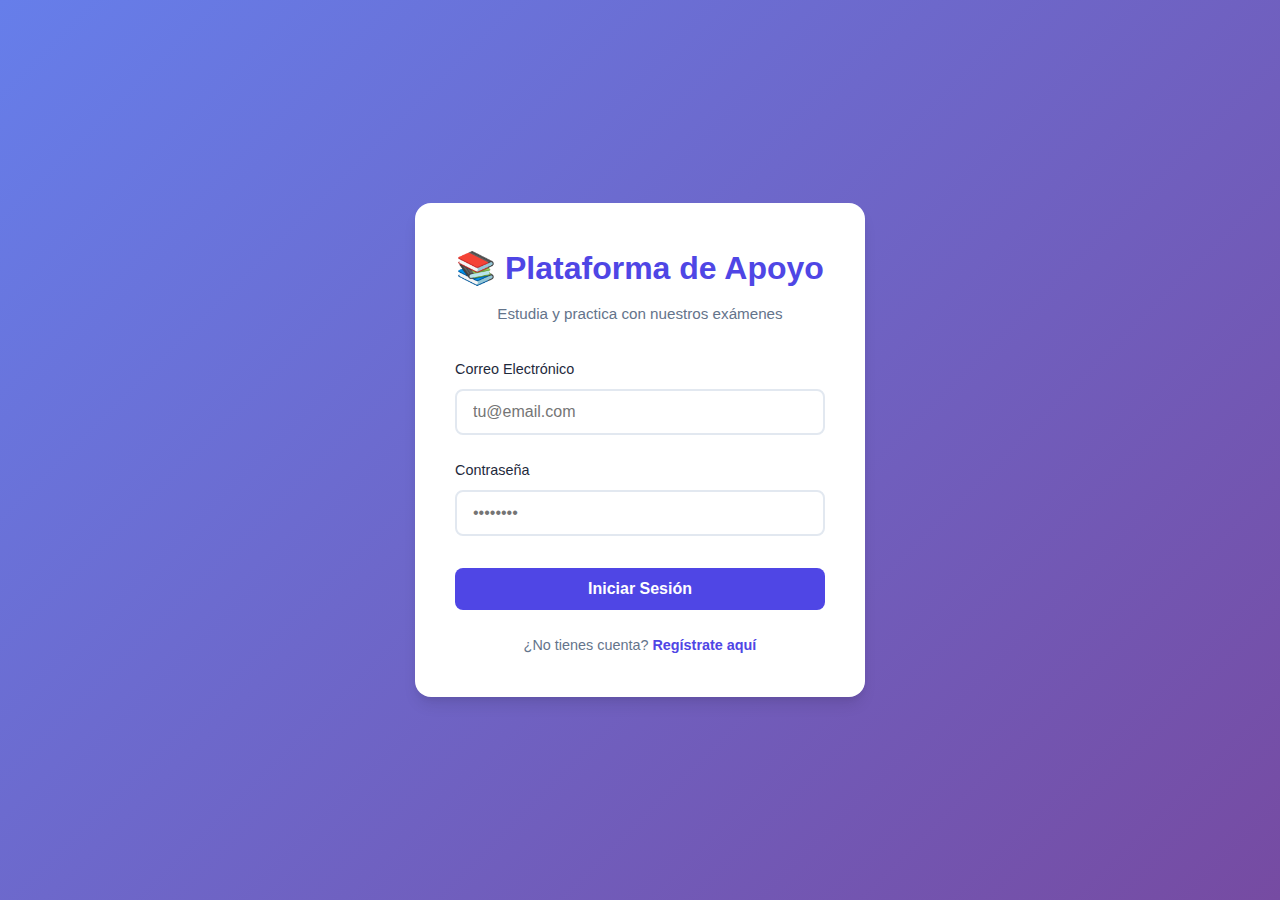
<file: index.html>
<!DOCTYPE html>
<html lang="es">
<head>
    <meta charset="UTF-8">
    <meta name="viewport" content="width=device-width, initial-scale=1.0, maximum-scale=5.0, user-scalable=yes">
    <title>Plataforma de Apoyo - Inicio de Sesión</title>
    <link rel="stylesheet" href="css/style.css">
</head>
<body>
    <div class="container">
        <div class="login-card">
            <div class="logo">
                <h1>📚 Plataforma de Apoyo</h1>
                <p>Estudia y practica con nuestros exámenes</p>
            </div>
            
            <form id="loginForm" class="form">
                <div class="form-group">
                    <label for="email">Correo Electrónico</label>
                    <input type="email" id="email" name="email" required placeholder="tu@email.com">
                </div>
                
                <div class="form-group" id="nombreGroup" style="display: none;">
                    <label for="nombre">Nombre (Opcional)</label>
                    <input type="text" id="nombre" name="nombre" placeholder="Tu nombre">
                </div>
                
                <div class="form-group" id="apellidoGroup" style="display: none;">
                    <label for="apellido">Apellido (Opcional)</label>
                    <input type="text" id="apellido" name="apellido" placeholder="Tu apellido">
                </div>
                
                <div class="form-group">
                    <label for="password">Contraseña</label>
                    <input type="password" id="password" name="password" required placeholder="••••••••">
                </div>
                
                <button type="submit" class="btn btn-primary">Iniciar Sesión</button>
                
                <div id="errorMessage" class="error-message" style="display: none;"></div>
            </form>
            
            <div class="register-link">
                <p>¿No tienes cuenta? <a href="#" id="registerLink">Regístrate aquí</a></p>
            </div>
        </div>
    </div>
    
    <script type="module" src="js/aut.js"></script>
</body>
</html>
</file>
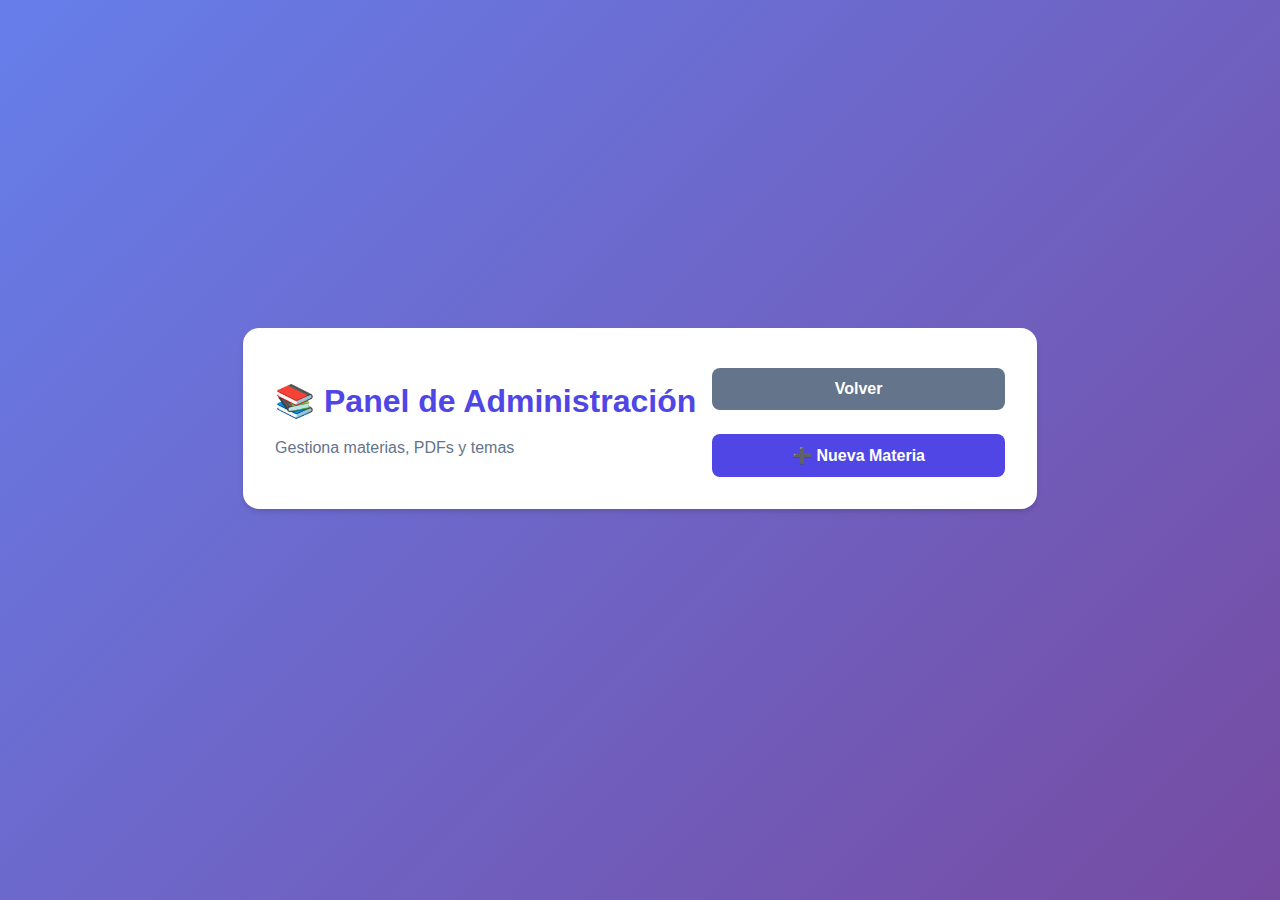
<file: admin.html>
<!DOCTYPE html>
<html lang="es">
<head>
    <meta charset="UTF-8">
    <meta name="viewport" content="width=device-width, initial-scale=1.0, maximum-scale=5.0, user-scalable=yes">
    <title>Panel de Administración - Plataforma de Apoyo</title>
    <link rel="stylesheet" href="css/style.css">
    <style>
        .admin-container {
            max-width: 1400px;
            margin: 0 auto;
            padding: 2rem;
        }
        
        .admin-header {
            background: var(--card-bg);
            border-radius: 1rem;
            padding: 2rem;
            margin-bottom: 2rem;
            box-shadow: var(--shadow);
            display: flex;
            justify-content: space-between;
            align-items: center;
            flex-wrap: wrap;
            gap: 1rem;
        }
        
        .admin-header h1 {
            margin: 0;
            color: var(--primary-color);
        }
        
        .admin-actions {
            display: flex;
            gap: 1rem;
            flex-wrap: wrap;
        }
        
        .materias-list {
            display: grid;
            grid-template-columns: repeat(auto-fill, minmax(300px, 1fr));
            gap: 1.5rem;
            margin-bottom: 2rem;
        }
        
        .materia-admin-card {
            background: var(--card-bg);
            border-radius: 1rem;
            padding: 1.5rem;
            box-shadow: var(--shadow);
            border: 2px solid var(--border-color);
            transition: all 0.3s ease;
        }
        
        .materia-admin-card:hover {
            transform: translateY(-4px);
            box-shadow: var(--shadow-lg);
            border-color: var(--primary-color);
        }
        
        .materia-admin-card h3 {
            margin: 0 0 0.5rem 0;
            color: var(--text-primary);
        }
        
        .materia-admin-card p {
            margin: 0.5rem 0;
            color: var(--text-secondary);
            font-size: 0.9rem;
        }
        
        .materia-actions {
            display: flex;
            gap: 0.5rem;
            margin-top: 1rem;
            flex-wrap: wrap;
        }
        
        .btn-small {
            padding: 0.5rem 1rem;
            font-size: 0.9rem;
        }
        
        .modal {
            display: none;
            position: fixed;
            top: 0;
            left: 0;
            width: 100%;
            height: 100%;
            background: rgba(0, 0, 0, 0.7);
            z-index: 2000;
            align-items: center;
            justify-content: center;
            padding: 1rem;
            overflow-y: auto;
        }
        
        .modal.active {
            display: flex;
        }
        
        .modal-content {
            background: white;
            border-radius: 1rem;
            padding: 2rem;
            max-width: 800px;
            width: 100%;
            max-height: 90vh;
            overflow-y: auto;
            box-shadow: 0 10px 25px rgba(0, 0, 0, 0.3);
            position: relative;
        }
        
        .modal-header {
            display: flex;
            justify-content: space-between;
            align-items: center;
            margin-bottom: 1.5rem;
            padding-bottom: 1rem;
            border-bottom: 2px solid var(--border-color);
        }
        
        .modal-header h2 {
            margin: 0;
            color: var(--primary-color);
        }
        
        .close-modal {
            background: none;
            border: none;
            font-size: 1.5rem;
            cursor: pointer;
            color: var(--text-secondary);
            padding: 0;
            width: 30px;
            height: 30px;
            display: flex;
            align-items: center;
            justify-content: center;
            border-radius: 50%;
            transition: all 0.2s;
        }
        
        .close-modal:hover {
            background: var(--bg-color);
            color: var(--text-primary);
        }
        
        .form-group {
            margin-bottom: 1.5rem;
        }
        
        .form-group label {
            display: block;
            margin-bottom: 0.5rem;
            color: var(--text-primary);
            font-weight: 500;
        }
        
        .form-group input,
        .form-group textarea {
            width: 100%;
            padding: 0.75rem;
            border: 2px solid var(--border-color);
            border-radius: 0.5rem;
            font-size: 1rem;
            font-family: inherit;
        }
        
        .form-group input:focus,
        .form-group textarea:focus {
            outline: none;
            border-color: var(--primary-color);
        }
        
        .temas-config {
            margin-top: 2rem;
        }
        
        .tema-item {
            background: var(--bg-color);
            padding: 1rem;
            border-radius: 0.5rem;
            margin-bottom: 1rem;
            border: 2px solid var(--border-color);
        }
        
        .tema-item-header {
            display: flex;
            justify-content: space-between;
            align-items: center;
            margin-bottom: 0.5rem;
        }
        
        .tema-item-header h4 {
            margin: 0;
            color: var(--text-primary);
        }
        
        .remove-tema {
            background: var(--danger-color);
            color: white;
            border: none;
            padding: 0.25rem 0.75rem;
            border-radius: 0.25rem;
            cursor: pointer;
            font-size: 0.8rem;
        }
        
        .tema-fields {
            display: grid;
            grid-template-columns: 2fr 1fr 1fr;
            gap: 1rem;
        }
        
        .tema-fields .form-group[style*="grid-column"] {
            grid-column: 1 / -1;
        }
        
        .add-tema-btn {
            width: 100%;
            margin-top: 1rem;
        }
        
        .pdf-upload-area {
            border: 2px dashed var(--border-color);
            border-radius: 0.5rem;
            padding: 2rem;
            text-align: center;
            cursor: pointer;
            transition: all 0.3s;
            background: var(--bg-color);
        }
        
        .pdf-upload-area:hover {
            border-color: var(--primary-color);
            background: rgba(79, 70, 229, 0.05);
        }
        
        .pdf-upload-area.dragover {
            border-color: var(--primary-color);
            background: rgba(79, 70, 229, 0.1);
        }
        
        .pdf-upload-area input[type="file"] {
            display: none;
        }
        
        .pdf-preview {
            margin-top: 1rem;
            padding: 1rem;
            background: white;
            border-radius: 0.5rem;
            border: 1px solid var(--border-color);
        }
        
        .pdf-preview-name {
            font-weight: 600;
            color: var(--text-primary);
        }
        
        .empty-state {
            text-align: center;
            padding: 3rem;
            color: var(--text-secondary);
        }
        
        .empty-state-icon {
            font-size: 4rem;
            margin-bottom: 1rem;
        }
    </style>
</head>
<body>
    <div class="container">
        <div class="admin-container">
            <div class="admin-header">
                <div>
                    <h1>📚 Panel de Administración</h1>
                    <p style="margin: 0.5rem 0 0 0; color: var(--text-secondary);">Gestiona materias, PDFs y temas</p>
                </div>
                <div class="admin-actions">
                    <button id="backBtn" class="btn btn-secondary">Volver</button>
                    <button id="newMateriaBtn" class="btn btn-primary">➕ Nueva Materia</button>
                </div>
            </div>
            
            <div id="materiasList" class="materias-list">
                <!-- Las materias se cargarán dinámicamente -->
            </div>
        </div>
    </div>
    
    <!-- Modal para crear/editar materia -->
    <div id="materiaModal" class="modal">
        <div class="modal-content">
            <div class="modal-header">
                <h2 id="modalTitle">Nueva Materia</h2>
                <button class="close-modal" id="closeModal">&times;</button>
            </div>
            
            <form id="materiaForm">
                <input type="hidden" id="materiaId" />
                
                <div class="form-group">
                    <label for="materiaNombre">Nombre de la Materia *</label>
                    <input type="text" id="materiaNombre" required placeholder="Ej: Álgebra, Cómputo, etc.">
                </div>
                
                <div class="form-group">
                    <label for="materiaDescripcion">Descripción (opcional)</label>
                    <textarea id="materiaDescripcion" rows="3" placeholder="Breve descripción de la materia"></textarea>
                </div>
                
                <div class="form-group">
                    <label>PDF de Apoyo *</label>
                    <div class="pdf-upload-area" id="pdfUploadArea">
                        <input type="file" id="pdfFile" accept=".pdf" required>
                        <div>
                            <p style="margin: 0.5rem 0; font-size: 3rem;">📄</p>
                            <p style="margin: 0.5rem 0; font-weight: 600;">Arrastra el PDF aquí o haz clic para seleccionar</p>
                            <p style="margin: 0.5rem 0; color: var(--text-secondary); font-size: 0.9rem;">Solo archivos PDF</p>
                        </div>
                    </div>
                    <div id="pdfPreview" class="pdf-preview" style="display: none;">
                        <div class="pdf-preview-name" id="pdfPreviewName"></div>
                    </div>
                </div>
                
                <div class="temas-config">
                    <h3 style="margin-bottom: 1rem;">Temas de la Materia</h3>
                    <div id="temasList">
                        <!-- Los temas se agregarán dinámicamente -->
                    </div>
                    <button type="button" class="btn btn-secondary add-tema-btn" id="addTemaBtn">➕ Agregar Tema</button>
                </div>
                
                <div style="display: flex; gap: 1rem; margin-top: 2rem;">
                    <button type="button" class="btn btn-secondary" id="cancelBtn" style="flex: 1;">Cancelar</button>
                    <button type="submit" class="btn btn-primary" id="saveBtn" style="flex: 1;">Guardar Materia</button>
                </div>
            </form>
        </div>
    </div>
    
    <script type="module" src="js/admin.js"></script>
</body>
</html>
</file>
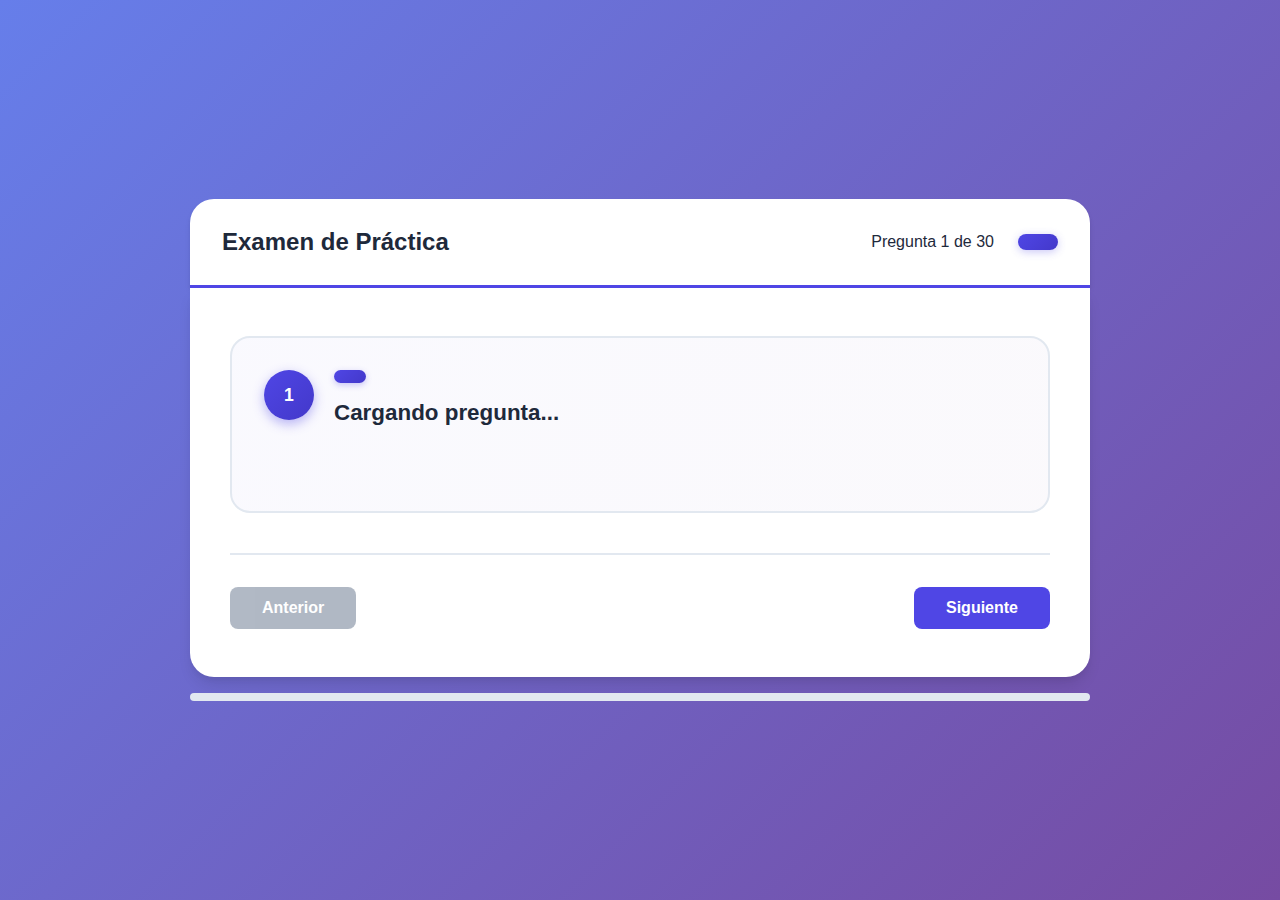
<file: examen.html>
<!DOCTYPE html>
<html lang="es">
<head>
    <meta charset="UTF-8">
    <meta name="viewport" content="width=device-width, initial-scale=1.0, maximum-scale=5.0, user-scalable=yes">
    <title>Examen - Plataforma de Apoyo</title>
    <link rel="stylesheet" href="css/style.css">
</head>
<body>
    <div class="container">
        <div class="exam-wrapper">
            <div class="exam-header">
                <h2>Examen de Práctica</h2>
                <div class="exam-info">
                    <span>Pregunta <span id="currentQuestion">1</span> de <span id="totalQuestions">30</span></span>
                    <span class="materias-badge" id="materiasBadge"></span>
                </div>
            </div>
            
            <div class="exam-card">
                <div class="question-container">
                    <div class="question-header">
                        <span class="question-number" id="questionNumber">1</span>
                        <div class="question-info">
                            <span class="question-topic" id="questionTopic"></span>
                            <h3 id="questionText">Cargando pregunta...</h3>
                        </div>
                    </div>
                    
                    <div class="options-container" id="optionsContainer">
                        <!-- Las opciones se cargarán dinámicamente -->
                    </div>
                </div>
                
                <div class="exam-navigation">
                    <button id="prevBtn" class="btn btn-secondary" disabled>Anterior</button>
                    <button id="nextBtn" class="btn btn-primary">Siguiente</button>
                    <button id="finishBtn" class="btn btn-success" style="display: none;">Finalizar Examen</button>
                </div>
            </div>
            
            <div class="progress-bar">
                <div class="progress-fill" id="progressFill"></div>
            </div>
        </div>
    </div>
    
    <script type="module" src="js/examen.js"></script>
</body>
</html>
</file>
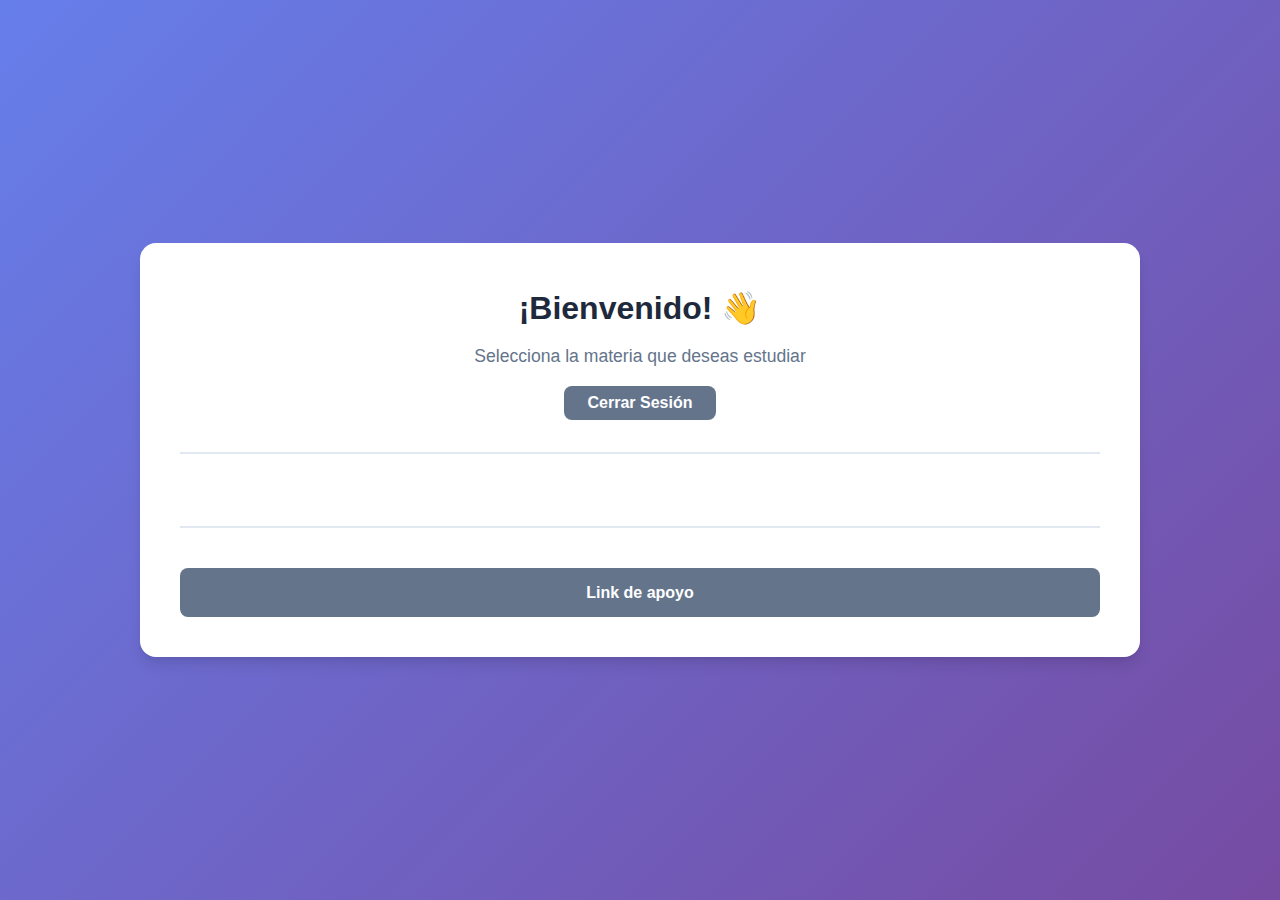
<file: materias.html>
<!DOCTYPE html>
<html lang="es">
<head>
    <meta charset="UTF-8">
    <meta name="viewport" content="width=device-width, initial-scale=1.0, maximum-scale=5.0, user-scalable=yes">
    <title>Selección de Materias - Plataforma de Apoyo</title>
    <link rel="stylesheet" href="css/style.css">
</head>
<body>
    <div class="container">
        <div class="welcome-card">
            <div class="welcome-header">
                <h1>¡Bienvenido<span id="userName"></span>! 👋</h1>
                <p>Selecciona la materia que deseas estudiar</p>
                <div style="display: flex; gap: 1rem; flex-wrap: wrap; justify-content: center;">
                    <button id="adminBtn" class="btn btn-primary" style="display: none;">⚙️ Administración</button>
                    <button id="logoutBtn" class="btn btn-secondary">Cerrar Sesión</button>
                </div>
            </div>
            
            <div class="materias-grid" id="materiasGrid">
                <!-- Las materias se cargarán dinámicamente -->
            </div>
            
            <div class="support-link-container" style="margin-top: 2rem; text-align: center;">
                <a href="https://quierosertelefonista.wordpress.com/" target="_blank" rel="noopener noreferrer" class="btn btn-secondary" style="text-decoration: none; display: inline-block;">
                    Link de apoyo
                </a>
            </div>
        </div>
    </div>
    
    <script type="module" src="js/materias.js"></script>
</body>
</html>
</file>
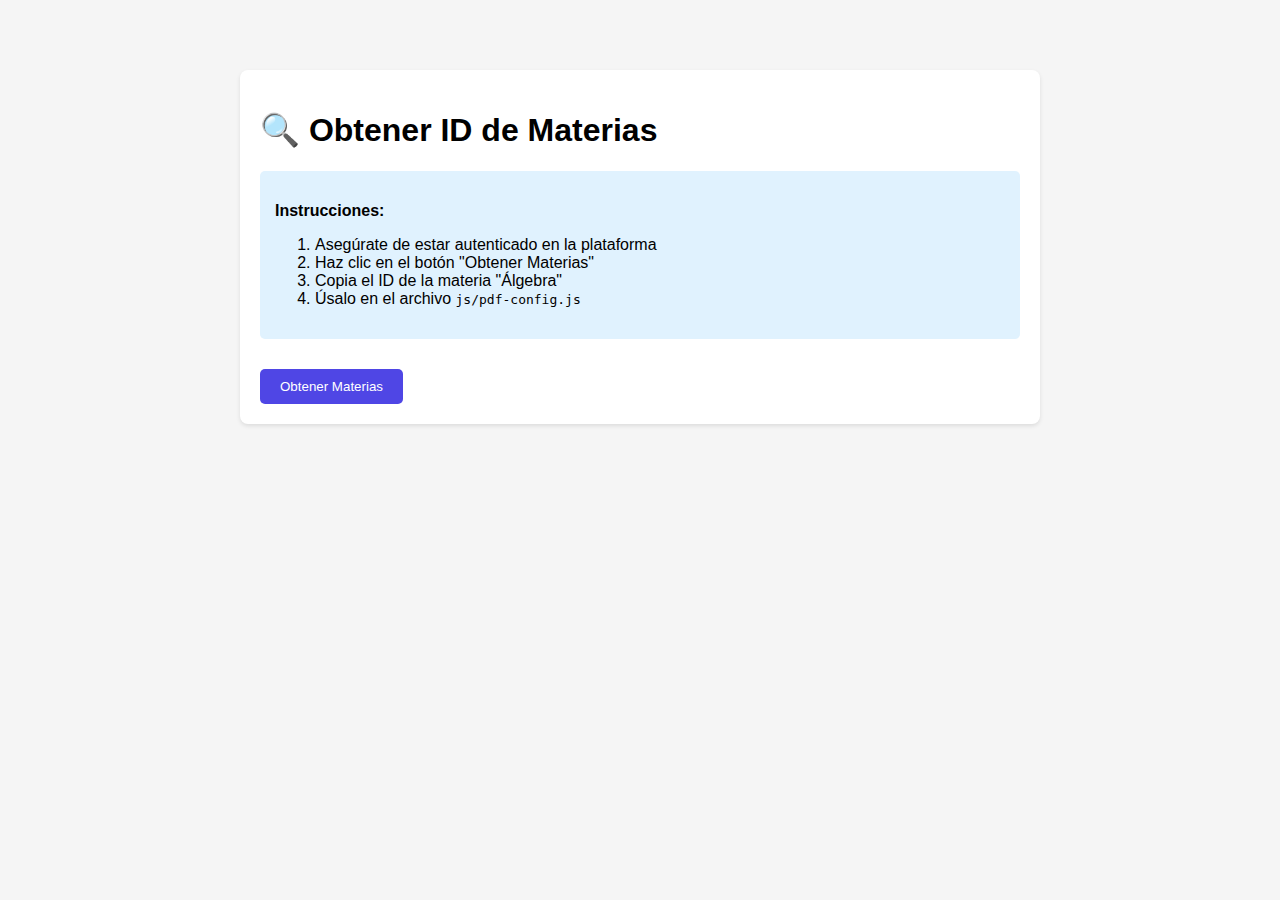
<file: obtener-id-materia.html>
<!DOCTYPE html>
<html lang="es">
<head>
    <meta charset="UTF-8">
    <meta name="viewport" content="width=device-width, initial-scale=1.0">
    <title>Obtener ID de Materias</title>
    <style>
        body {
            font-family: Arial, sans-serif;
            max-width: 800px;
            margin: 50px auto;
            padding: 20px;
            background: #f5f5f5;
        }
        .card {
            background: white;
            padding: 20px;
            border-radius: 8px;
            box-shadow: 0 2px 4px rgba(0,0,0,0.1);
        }
        button {
            background: #4f46e5;
            color: white;
            border: none;
            padding: 10px 20px;
            border-radius: 5px;
            cursor: pointer;
            margin-top: 10px;
        }
        button:hover {
            background: #4338ca;
        }
        pre {
            background: #f0f0f0;
            padding: 15px;
            border-radius: 5px;
            overflow-x: auto;
            margin-top: 10px;
        }
        .info {
            background: #e0f2fe;
            padding: 15px;
            border-radius: 5px;
            margin-bottom: 20px;
        }
    </style>
</head>
<body>
    <div class="card">
        <h1>🔍 Obtener ID de Materias</h1>
        <div class="info">
            <p><strong>Instrucciones:</strong></p>
            <ol>
                <li>Asegúrate de estar autenticado en la plataforma</li>
                <li>Haz clic en el botón "Obtener Materias"</li>
                <li>Copia el ID de la materia "Álgebra"</li>
                <li>Úsalo en el archivo <code>js/pdf-config.js</code></li>
            </ol>
        </div>
        <button onclick="obtenerMaterias()">Obtener Materias</button>
        <div id="resultado"></div>
    </div>

    <script type="module">
        import { obtenerMaterias } from './js/database.js';

        window.obtenerMaterias = async function() {
            const resultado = document.getElementById('resultado');
            resultado.innerHTML = '<p>Cargando...</p>';
            
            try {
                const materias = await obtenerMaterias();
                
                let html = '<h2>Materias encontradas:</h2><pre>';
                materias.forEach(materia => {
                    html += `ID: ${materia.id} - Nombre: ${materia.nombre}\n`;
                });
                html += '</pre>';
                
                // Buscar Álgebra específicamente
                const algebra = materias.find(m => 
                    m.nombre.toLowerCase().includes('álgebra') || 
                    m.nombre.toLowerCase().includes('algebra')
                );
                
                if (algebra) {
                    html += `<div style="background: #d1fae5; padding: 15px; border-radius: 5px; margin-top: 15px;">`;
                    html += `<h3>✅ Álgebra encontrada:</h3>`;
                    html += `<p><strong>ID: ${algebra.id}</strong></p>`;
                    html += `<p>Usa este ID en pdf-config.js</p>`;
                    html += `</div>`;
                }
                
                resultado.innerHTML = html;
            } catch (error) {
                resultado.innerHTML = `<p style="color: red;">Error: ${error.message}</p>`;
                console.error(error);
            }
        };
    </script>
</body>
</html>
</file>
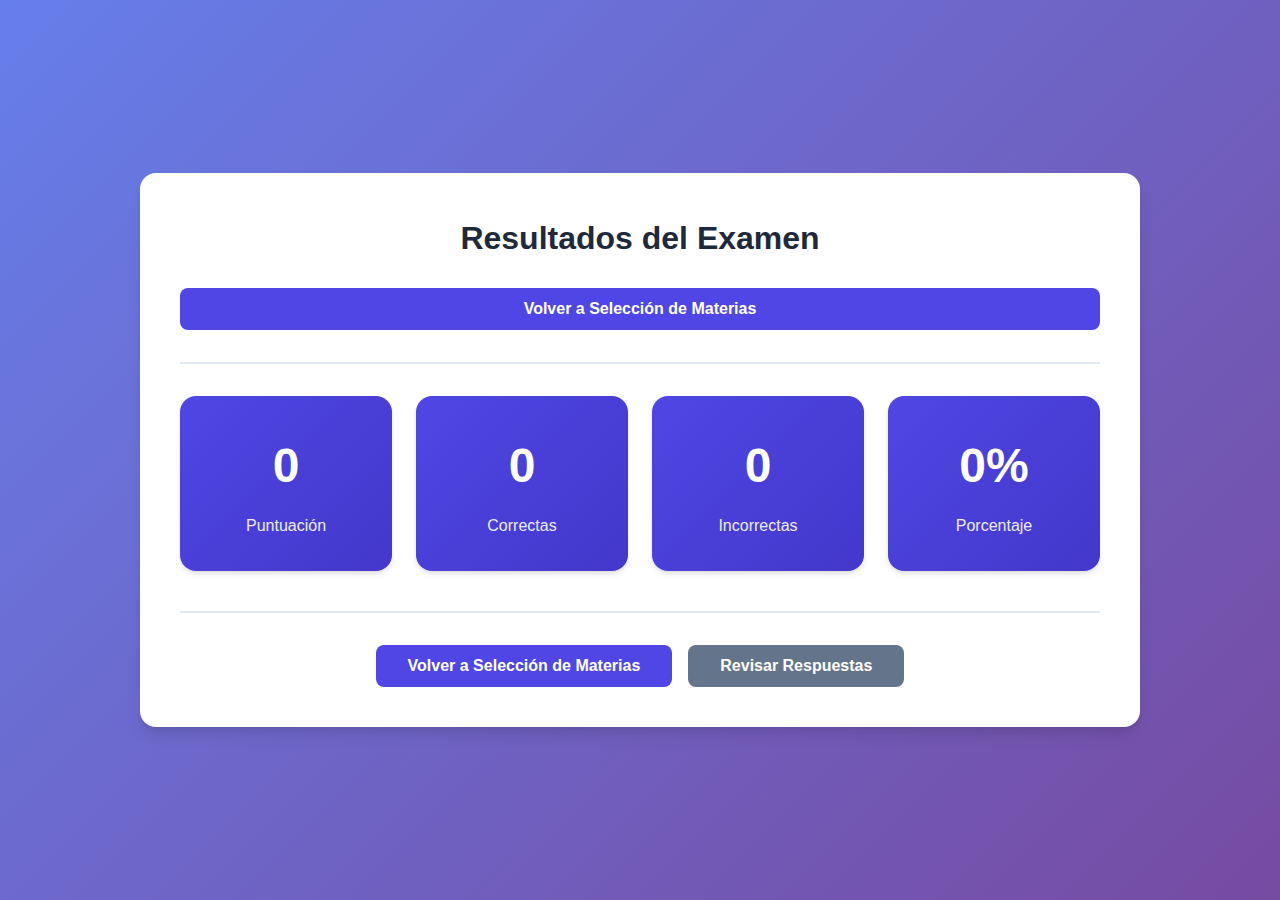
<file: resultado.html>
<!DOCTYPE html>
<html lang="es">
<head>
    <meta charset="UTF-8">
    <meta name="viewport" content="width=device-width, initial-scale=1.0, maximum-scale=5.0, user-scalable=yes">
    <title>Resultados - Plataforma de Apoyo</title>
    <link rel="stylesheet" href="css/style.css">
</head>
<body>
    <div class="container">
        <div class="result-card">
            <div class="result-header">
                <h1>Resultados del Examen</h1>
                <button id="backToMateriasBtn" class="btn btn-primary">Volver a Selección de Materias</button>
            </div>
            
            <div class="result-stats">
                <div class="stat-card">
                    <div class="stat-value" id="score">0</div>
                    <div class="stat-label">Puntuación</div>
                </div>
                <div class="stat-card">
                    <div class="stat-value" id="correct">0</div>
                    <div class="stat-label">Correctas</div>
                </div>
                <div class="stat-card">
                    <div class="stat-value" id="incorrect">0</div>
                    <div class="stat-label">Incorrectas</div>
                </div>
                <div class="stat-card">
                    <div class="stat-value" id="percentage">0%</div>
                    <div class="stat-label">Porcentaje</div>
                </div>
            </div>
            
            <div class="result-details" id="resultDetails">
                <!-- Los detalles se cargarán dinámicamente -->
            </div>
            
            <div class="result-actions">
                <button id="newExamBtn" class="btn btn-primary">Volver a Selección de Materias</button>
                <button id="reviewBtn" class="btn btn-secondary">Revisar Respuestas</button>
            </div>
        </div>
    </div>
    
    <script type="module" src="js/resultado.js"></script>
</body>
</html>
</file>
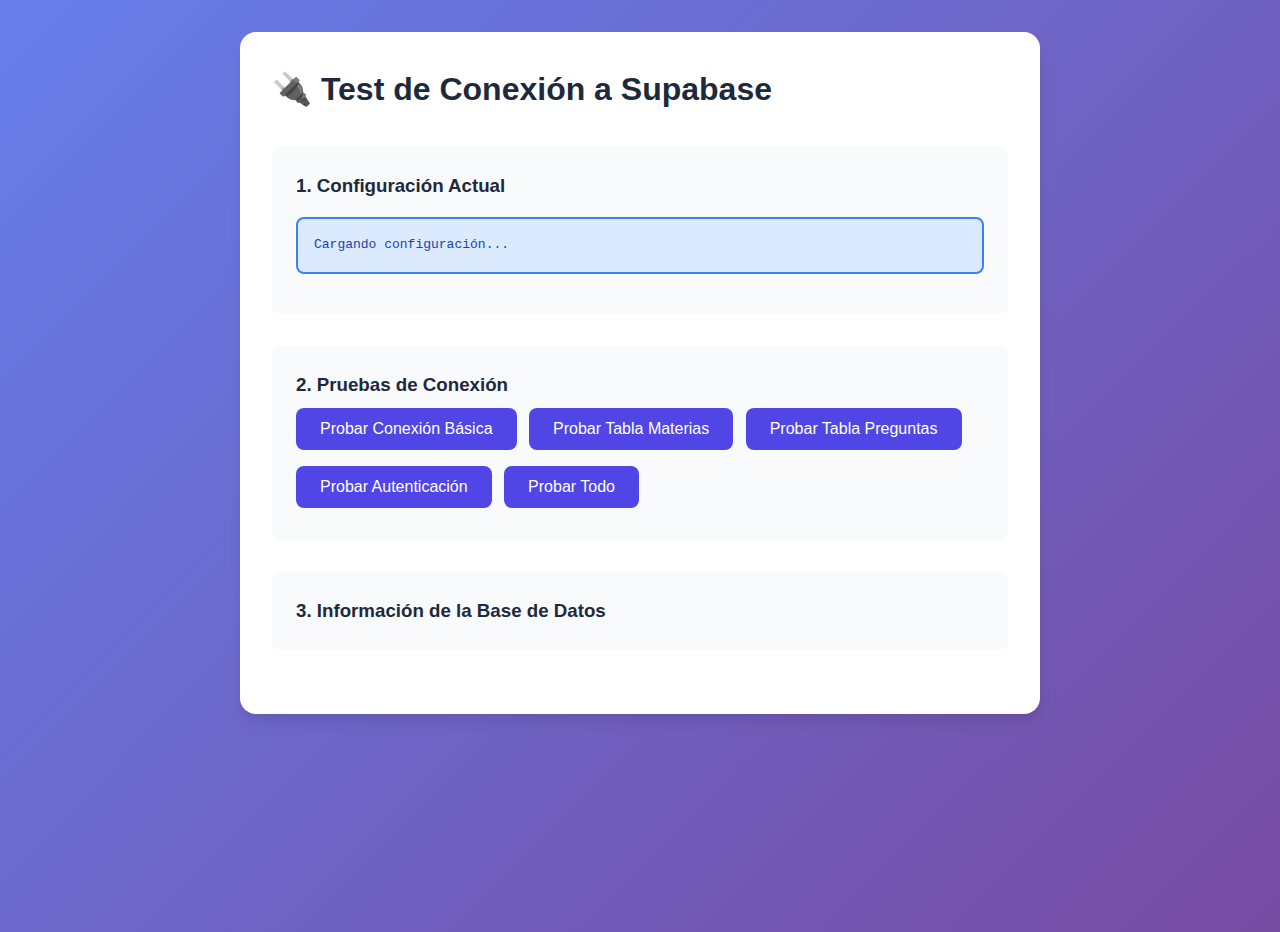
<file: test-conexion.html>
<!DOCTYPE html>
<html lang="es">
<head>
    <meta charset="UTF-8">
    <meta name="viewport" content="width=device-width, initial-scale=1.0">
    <title>Test de Conexión - Supabase</title>
    <link rel="stylesheet" href="css/style.css">
    <style>
        .test-container {
            max-width: 800px;
            margin: 2rem auto;
            padding: 2rem;
            background: white;
            border-radius: 1rem;
            box-shadow: 0 10px 15px -3px rgba(0, 0, 0, 0.1);
        }
        .test-result {
            margin: 1rem 0;
            padding: 1rem;
            border-radius: 0.5rem;
            font-family: monospace;
        }
        .test-result.success {
            background: #d1fae5;
            color: #065f46;
            border: 2px solid #10b981;
        }
        .test-result.error {
            background: #fee2e2;
            color: #991b1b;
            border: 2px solid #ef4444;
        }
        .test-result.info {
            background: #dbeafe;
            color: #1e40af;
            border: 2px solid #3b82f6;
        }
        .test-section {
            margin: 2rem 0;
            padding: 1.5rem;
            background: #f8fafc;
            border-radius: 0.5rem;
        }
        .test-section h3 {
            margin-top: 0;
        }
        button {
            padding: 0.75rem 1.5rem;
            background: #4f46e5;
            color: white;
            border: none;
            border-radius: 0.5rem;
            cursor: pointer;
            font-size: 1rem;
            margin: 0.5rem 0.5rem 0.5rem 0;
        }
        button:hover {
            background: #4338ca;
        }
        pre {
            background: #1e293b;
            color: #e2e8f0;
            padding: 1rem;
            border-radius: 0.5rem;
            overflow-x: auto;
        }
    </style>
</head>
<body>
    <div class="test-container">
        <h1>🔌 Test de Conexión a Supabase</h1>
        
        <div class="test-section">
            <h3>1. Configuración Actual</h3>
            <div id="configInfo" class="test-result info">
                Cargando configuración...
            </div>
        </div>

        <div class="test-section">
            <h3>2. Pruebas de Conexión</h3>
            <button onclick="testConexion()">Probar Conexión Básica</button>
            <button onclick="testMaterias()">Probar Tabla Materias</button>
            <button onclick="testPreguntas()">Probar Tabla Preguntas</button>
            <button onclick="testAuth()">Probar Autenticación</button>
            <button onclick="testTodo()">Probar Todo</button>
            
            <div id="testResults"></div>
        </div>

        <div class="test-section">
            <h3>3. Información de la Base de Datos</h3>
            <div id="dbInfo"></div>
        </div>
    </div>

    <script type="module">
        import { supabase } from './js/supabase.js';

        // Mostrar configuración
        function mostrarConfiguracion() {
            const configDiv = document.getElementById('configInfo');
            const url = supabase.supabaseUrl;
            const key = supabase.supabaseKey;
            
            // Ocultar parte de la key por seguridad
            const keyOculta = key.substring(0, 20) + '...' + key.substring(key.length - 10);
            
            configDiv.innerHTML = `
                <strong>URL:</strong> ${url}<br>
                <strong>Key:</strong> ${keyOculta}<br>
                <strong>Estado:</strong> ${url.includes('supabase.co') ? '✅ URL parece correcta' : '⚠️ URL puede estar incorrecta'}
            `;
        }

        function agregarResultado(mensaje, tipo = 'info') {
            const resultsDiv = document.getElementById('testResults');
            const resultDiv = document.createElement('div');
            resultDiv.className = `test-result ${tipo}`;
            resultDiv.innerHTML = mensaje;
            resultsDiv.appendChild(resultDiv);
        }

        function limpiarResultados() {
            document.getElementById('testResults').innerHTML = '';
        }

        window.testConexion = async function() {
            limpiarResultados();
            agregarResultado('🔄 Probando conexión básica...', 'info');
            
            try {
                const { data, error } = await supabase.from('materias').select('count').limit(1);
                
                if (error) {
                    agregarResultado(`❌ Error de conexión: ${error.message}<br><pre>${JSON.stringify(error, null, 2)}</pre>`, 'error');
                } else {
                    agregarResultado('✅ Conexión exitosa a Supabase!', 'success');
                }
            } catch (err) {
                agregarResultado(`❌ Error: ${err.message}`, 'error');
            }
        };

        window.testMaterias = async function() {
            limpiarResultados();
            agregarResultado('🔄 Probando tabla materias...', 'info');
            
            try {
                const { data, error } = await supabase
                    .from('materias')
                    .select('*')
                    .limit(10);
                
                if (error) {
                    agregarResultado(`❌ Error al acceder a materias: ${error.message}<br><pre>${JSON.stringify(error, null, 2)}</pre>`, 'error');
                } else {
                    agregarResultado(`✅ Tabla materias accesible. Encontradas ${data.length} materias.<br><pre>${JSON.stringify(data, null, 2)}</pre>`, 'success');
                }
            } catch (err) {
                agregarResultado(`❌ Error: ${err.message}`, 'error');
            }
        };

        window.testPreguntas = async function() {
            limpiarResultados();
            agregarResultado('🔄 Probando tabla preguntas...', 'info');
            
            try {
                const { data, error } = await supabase
                    .from('preguntas')
                    .select('id, pregunta, materia_id')
                    .limit(5);
                
                if (error) {
                    agregarResultado(`❌ Error al acceder a preguntas: ${error.message}<br><pre>${JSON.stringify(error, null, 2)}</pre>`, 'error');
                } else {
                    agregarResultado(`✅ Tabla preguntas accesible. Mostrando ${data.length} preguntas de ejemplo.<br><pre>${JSON.stringify(data, null, 2)}</pre>`, 'success');
                }
            } catch (err) {
                agregarResultado(`❌ Error: ${err.message}`, 'error');
            }
        };

        window.testAuth = async function() {
            limpiarResultados();
            agregarResultado('🔄 Probando autenticación...', 'info');
            
            try {
                const { data: { session }, error } = await supabase.auth.getSession();
                
                if (error) {
                    agregarResultado(`❌ Error de autenticación: ${error.message}`, 'error');
                } else {
                    if (session) {
                        agregarResultado(`✅ Sesión activa: ${session.user.email}`, 'success');
                    } else {
                        agregarResultado('ℹ️ No hay sesión activa (esto es normal si no has iniciado sesión)', 'info');
                    }
                }
            } catch (err) {
                agregarResultado(`❌ Error: ${err.message}`, 'error');
            }
        };

        window.testTodo = async function() {
            limpiarResultados();
            agregarResultado('🔄 Ejecutando todas las pruebas...', 'info');
            
            await testConexion();
            await new Promise(resolve => setTimeout(resolve, 500));
            await testMaterias();
            await new Promise(resolve => setTimeout(resolve, 500));
            await testPreguntas();
            await new Promise(resolve => setTimeout(resolve, 500));
            await testAuth();
            
            agregarResultado('✅ Todas las pruebas completadas', 'success');
        };

        // Cargar información de la base de datos
        async function cargarInfoDB() {
            const dbInfoDiv = document.getElementById('dbInfo');
            
            try {
                // Contar materias
                const { count: countMaterias } = await supabase
                    .from('materias')
                    .select('*', { count: 'exact', head: true });
                
                // Contar preguntas
                const { count: countPreguntas } = await supabase
                    .from('preguntas')
                    .select('*', { count: 'exact', head: true });
                
                // Contar exámenes
                let countExamenes = 'N/A';
                try {
                    const { count } = await supabase
                        .from('examenes')
                        .select('*', { count: 'exact', head: true });
                    countExamenes = count || 0;
                } catch (e) {
                    countExamenes = 'Error al acceder';
                }
                
                dbInfoDiv.innerHTML = `
                    <div class="test-result info">
                        <strong>Materias:</strong> ${countMaterias || 0}<br>
                        <strong>Preguntas:</strong> ${countPreguntas || 0}<br>
                        <strong>Exámenes:</strong> ${countExamenes}
                    </div>
                `;
            } catch (err) {
                dbInfoDiv.innerHTML = `<div class="test-result error">Error al cargar información: ${err.message}</div>`;
            }
        }

        // Inicializar
        mostrarConfiguracion();
        cargarInfoDB();
    </script>
</body>
</html>
</file>
<file: css/style.css>
/* css/style.css */
* {
    margin: 0;
    padding: 0;
    box-sizing: border-box;
}

:root {
    --primary-color: #4f46e5;
    --primary-dark: #4338ca;
    --secondary-color: #64748b;
    --success-color: #10b981;
    --danger-color: #ef4444;
    --bg-color: #f8fafc;
    --card-bg: #ffffff;
    --text-primary: #1e293b;
    --text-secondary: #64748b;
    --border-color: #e2e8f0;
    --shadow: 0 4px 6px -1px rgba(0, 0, 0, 0.1), 0 2px 4px -1px rgba(0, 0, 0, 0.06);
    --shadow-lg: 0 10px 15px -3px rgba(0, 0, 0, 0.1), 0 4px 6px -2px rgba(0, 0, 0, 0.05);
}

body {
    font-family: -apple-system, BlinkMacSystemFont, 'Segoe UI', Roboto, 'Helvetica Neue', Arial, sans-serif;
    background: linear-gradient(135deg, #667eea 0%, #764ba2 100%);
    min-height: 100vh;
    color: var(--text-primary);
    line-height: 1.6;
    -webkit-font-smoothing: antialiased;
    -moz-osx-font-smoothing: grayscale;
    overflow-x: hidden; /* Previene scroll horizontal */
}

/* Mejoras de scroll en móviles */
html {
    -webkit-overflow-scrolling: touch;
    scroll-behavior: smooth;
}

.container {
    max-width: 1200px;
    margin: 0 auto;
    padding: 2rem;
    min-height: 100vh;
    display: flex;
    align-items: center;
    justify-content: center;
}

/* Container específico para examen - más compacto */
.container .exam-wrapper {
    width: 100%;
    max-width: 900px;
    margin: 0 auto;
}

/* Login Card */
.login-card {
    background: var(--card-bg);
    border-radius: 1rem;
    padding: 2.5rem;
    box-shadow: var(--shadow-lg);
    width: 100%;
    max-width: 450px;
}

.logo {
    text-align: center;
    margin-bottom: 2rem;
}

.logo h1 {
    font-size: 2rem;
    color: var(--primary-color);
    margin-bottom: 0.5rem;
}

.logo p {
    color: var(--text-secondary);
    font-size: 0.95rem;
}

/* Form Styles */
.form {
    margin-top: 2rem;
}

.form-group {
    margin-bottom: 1.5rem;
}

.form-group label {
    display: block;
    margin-bottom: 0.5rem;
    color: var(--text-primary);
    font-weight: 500;
    font-size: 0.9rem;
}

.form-group input,
.form-group select {
    width: 100%;
    padding: 0.75rem 1rem;
    border: 2px solid var(--border-color);
    border-radius: 0.5rem;
    font-size: 1rem;
    transition: all 0.3s ease;
    -webkit-appearance: none; /* Elimina estilos nativos de iOS */
    appearance: none;
    background: white;
}

.form-group select {
    cursor: pointer;
    background-image: url("data:image/svg+xml,%3Csvg xmlns='http://www.w3.org/2000/svg' width='12' height='12' viewBox='0 0 12 12'%3E%3Cpath fill='%234f46e5' d='M6 9L1 4h10z'/%3E%3C/svg%3E");
    background-repeat: no-repeat;
    background-position: right 1rem center;
    background-size: 12px;
    padding-right: 2.5rem;
}

.form-group input:focus,
.form-group select:focus {
    outline: none;
    border-color: var(--primary-color);
    box-shadow: 0 0 0 3px rgba(79, 70, 229, 0.1);
}

.btn {
    padding: 0.75rem 1.5rem;
    border: none;
    border-radius: 0.5rem;
    font-size: 1rem;
    font-weight: 600;
    cursor: pointer;
    transition: all 0.3s ease;
    width: 100%;
    margin-top: 0.5rem;
}

.btn-primary {
    background: var(--primary-color);
    color: white;
}

.btn-primary:hover:not(:disabled) {
    background: var(--primary-dark);
    transform: translateY(-2px);
    box-shadow: var(--shadow);
}

.btn-secondary {
    background: var(--secondary-color);
    color: white;
}

.btn-secondary:hover {
    background: #475569;
    transform: translateY(-2px);
}

.btn-success {
    background: var(--success-color);
    color: white;
}

.btn-success:hover {
    background: #059669;
    transform: translateY(-2px);
}

.btn:disabled {
    opacity: 0.5;
    cursor: not-allowed;
}

.error-message {
    background: #fee2e2;
    color: #991b1b;
    padding: 0.75rem;
    border-radius: 0.5rem;
    margin-top: 1rem;
    font-size: 0.9rem;
}

.register-link {
    text-align: center;
    margin-top: 1.5rem;
    color: var(--text-secondary);
    font-size: 0.9rem;
}

.register-link a {
    color: var(--primary-color);
    text-decoration: none;
    font-weight: 600;
}

.register-link a:hover {
    text-decoration: underline;
}

/* Welcome Card */
.welcome-card {
    background: var(--card-bg);
    border-radius: 1rem;
    padding: 2.5rem;
    box-shadow: var(--shadow-lg);
    width: 100%;
    max-width: 1000px;
}

.welcome-header {
    text-align: center;
    margin-bottom: 2.5rem;
    padding-bottom: 2rem;
    border-bottom: 2px solid var(--border-color);
}

.welcome-header h1 {
    font-size: 2rem;
    color: var(--text-primary);
    margin-bottom: 0.5rem;
}

.welcome-header p {
    color: var(--text-secondary);
    font-size: 1.1rem;
    margin-bottom: 1rem;
}

.welcome-header .btn {
    width: auto;
    padding: 0.5rem 1.5rem;
    margin-top: 0;
}

/* Materias Grid */
.materias-grid {
    display: grid;
    grid-template-columns: repeat(auto-fill, minmax(200px, 1fr));
    gap: 1.5rem;
    margin-bottom: 2rem;
}

/* Temas Grid - usa los mismos estilos que materias-grid */
.temas-grid {
    display: grid;
    grid-template-columns: repeat(auto-fill, minmax(200px, 1fr));
    gap: 1.5rem;
    margin-bottom: 2rem;
}

/* Contenedor del enlace de apoyo */
.support-link-container {
    margin-top: 2rem;
    text-align: center;
    padding-top: 2rem;
    border-top: 2px solid var(--border-color);
}

.materia-card {
    position: relative;
    border: 2px solid var(--border-color);
    border-radius: 0.75rem;
    padding: 1.5rem;
    cursor: pointer;
    transition: all 0.3s ease;
    background: var(--card-bg);
}

.materia-card:hover {
    transform: translateY(-4px);
    box-shadow: var(--shadow);
    border-color: var(--primary-color);
}

.materia-card.selected {
    border-color: var(--primary-color);
    background: rgba(79, 70, 229, 0.05);
}

.materia-checkbox {
    position: absolute;
    opacity: 0;
    width: 0;
    height: 0;
}

.materia-label {
    display: flex;
    flex-direction: column;
    align-items: center;
    gap: 0.75rem;
    cursor: pointer;
}

.materia-icon {
    font-size: 2.5rem;
}

.materia-name {
    font-weight: 600;
    color: var(--text-primary);
    text-align: center;
    font-size: 1rem;
}

.selection-info {
    text-align: center;
    padding-top: 2rem;
    border-top: 2px solid var(--border-color);
}

.selection-info p {
    font-size: 1.1rem;
    color: var(--text-secondary);
    margin-bottom: 1.5rem;
}

.selection-info #selectedCount {
    font-weight: 700;
    color: var(--primary-color);
    font-size: 1.3rem;
}

.selection-info .btn {
    width: auto;
    padding: 1rem 3rem;
    font-size: 1.1rem;
}

/* Exam Styles */
.exam-header {
    background: var(--card-bg);
    border-radius: 1.5rem 1.5rem 0 0;
    padding: 1.5rem 2rem;
    box-shadow: var(--shadow);
    display: flex;
    justify-content: space-between;
    align-items: center;
    flex-wrap: wrap;
    gap: 1rem;
    border-bottom: 3px solid var(--primary-color);
}

.exam-header h2 {
    color: var(--text-primary);
    font-size: 1.5rem;
    margin: 0;
}

.exam-info {
    display: flex;
    gap: 1.5rem;
    align-items: center;
    flex-wrap: wrap;
}

.materias-badge {
    background: linear-gradient(135deg, var(--primary-color), var(--primary-dark));
    color: white;
    padding: 0.5rem 1.25rem;
    border-radius: 2rem;
    font-size: 0.9rem;
    font-weight: 600;
    box-shadow: 0 2px 8px rgba(79, 70, 229, 0.3);
}

.exam-card {
    background: var(--card-bg);
    border-radius: 0 0 1.5rem 1.5rem;
    padding: 3rem 2.5rem;
    box-shadow: var(--shadow-lg);
    margin-bottom: 1rem;
    border-top: none;
}

.question-container {
    margin-bottom: 2.5rem;
    background: linear-gradient(135deg, rgba(79, 70, 229, 0.03), rgba(118, 75, 162, 0.03));
    padding: 2rem;
    border-radius: 1.25rem;
    border: 2px solid var(--border-color);
}

.question-header {
    display: flex;
    align-items: flex-start;
    gap: 1.25rem;
    margin-bottom: 2rem;
}

.question-info {
    flex: 1;
    display: flex;
    flex-direction: column;
    gap: 0.75rem;
}

.question-topic {
    display: inline-block;
    background: linear-gradient(135deg, var(--primary-color), var(--primary-dark));
    color: white;
    padding: 0.4rem 1rem;
    border-radius: 1rem;
    font-size: 0.75rem;
    font-weight: 700;
    text-transform: uppercase;
    letter-spacing: 0.05em;
    width: fit-content;
    box-shadow: 0 2px 6px rgba(79, 70, 229, 0.3);
}

.question-number {
    background: linear-gradient(135deg, var(--primary-color), var(--primary-dark));
    color: white;
    width: 50px;
    height: 50px;
    border-radius: 50%;
    display: flex;
    align-items: center;
    justify-content: center;
    font-weight: 700;
    font-size: 1.1rem;
    flex-shrink: 0;
    box-shadow: 0 4px 12px rgba(79, 70, 229, 0.4);
}

.question-header h3 {
    color: var(--text-primary);
    font-size: 1.4rem;
    line-height: 1.6;
    flex: 1;
    margin: 0;
    font-weight: 600;
}

.options-container {
    display: flex;
    flex-direction: column;
    gap: 1rem;
    padding: 0.5rem 0;
}

.option-item {
    display: flex;
    align-items: center;
    gap: 1.25rem;
    padding: 1.25rem 1.75rem;
    border: 2.5px solid var(--border-color);
    border-radius: 1rem;
    cursor: pointer;
    transition: all 0.3s ease;
    background: var(--card-bg);
    box-shadow: 0 2px 4px rgba(0, 0, 0, 0.05);
    position: relative;
    overflow: hidden;
}

.option-item::before {
    content: '';
    position: absolute;
    left: 0;
    top: 0;
    height: 100%;
    width: 4px;
    background: var(--primary-color);
    transform: scaleY(0);
    transition: transform 0.3s ease;
}

.option-item:hover {
    border-color: var(--primary-color);
    background: linear-gradient(90deg, rgba(79, 70, 229, 0.08), rgba(79, 70, 229, 0.03));
    transform: translateX(8px);
    box-shadow: 0 4px 12px rgba(79, 70, 229, 0.15);
}

.option-item:hover::before {
    transform: scaleY(1);
}

.option-radio {
    width: 20px;
    height: 20px;
    cursor: pointer;
}

.option-item label {
    flex: 1;
    cursor: pointer;
    color: var(--text-primary);
    font-size: 1rem;
}

.option-item:has(.option-radio:checked) {
    border-color: var(--primary-color);
    background: linear-gradient(90deg, rgba(79, 70, 229, 0.15), rgba(79, 70, 229, 0.08));
    font-weight: 600;
    box-shadow: 0 4px 16px rgba(79, 70, 229, 0.2);
    transform: translateX(8px);
}

.option-item:has(.option-radio:checked)::before {
    transform: scaleY(1);
}

.exam-navigation {
    display: flex;
    justify-content: space-between;
    gap: 1rem;
    margin-top: 2.5rem;
    padding-top: 2rem;
    border-top: 2px solid var(--border-color);
}

.exam-navigation .btn {
    width: auto;
    padding: 0.75rem 2rem;
    margin: 0;
}

.progress-bar {
    width: 100%;
    height: 8px;
    background: var(--border-color);
    border-radius: 4px;
    overflow: hidden;
}

.progress-fill {
    height: 100%;
    background: linear-gradient(90deg, var(--primary-color), var(--success-color));
    transition: width 0.3s ease;
    width: 0%;
}

/* Result Styles */
.result-card {
    background: var(--card-bg);
    border-radius: 1rem;
    padding: 2.5rem;
    box-shadow: var(--shadow-lg);
    width: 100%;
    max-width: 1000px;
}

.result-header {
    text-align: center;
    margin-bottom: 2rem;
    padding-bottom: 2rem;
    border-bottom: 2px solid var(--border-color);
    display: flex;
    flex-direction: column;
    align-items: center;
    gap: 1rem;
}

.result-header h1 {
    font-size: 2rem;
    color: var(--text-primary);
    margin: 0;
}

.result-header .btn {
    margin-top: 0.5rem;
}

.result-stats {
    display: grid;
    grid-template-columns: repeat(auto-fit, minmax(200px, 1fr));
    gap: 1.5rem;
    margin-bottom: 2.5rem;
}

.stat-card {
    background: linear-gradient(135deg, var(--primary-color), var(--primary-dark));
    color: white;
    padding: 2rem;
    border-radius: 1rem;
    text-align: center;
    box-shadow: var(--shadow);
}

.stat-value {
    font-size: 3rem;
    font-weight: 700;
    margin-bottom: 0.5rem;
}

.stat-label {
    font-size: 1rem;
    opacity: 0.9;
}

.result-details {
    margin-bottom: 2rem;
}

.result-details h3 {
    color: var(--text-primary);
    margin-bottom: 1.5rem;
    font-size: 1.5rem;
}

.detail-card {
    border: 2px solid var(--border-color);
    border-radius: 0.75rem;
    padding: 1.5rem;
    margin-bottom: 1rem;
    transition: all 0.3s ease;
}

.detail-card.correct {
    border-color: var(--success-color);
    background: rgba(16, 185, 129, 0.05);
}

.detail-card.incorrect {
    border-color: var(--danger-color);
    background: rgba(239, 68, 68, 0.05);
}

.detail-header {
    display: flex;
    align-items: center;
    gap: 1rem;
    margin-bottom: 1rem;
}

.detail-icon {
    font-size: 1.5rem;
}

.detail-status {
    font-weight: 600;
    color: var(--text-primary);
}

.detail-number {
    margin-left: auto;
    color: var(--text-secondary);
    font-size: 0.9rem;
}

.detail-question {
    color: var(--text-primary);
    font-size: 1.1rem;
    margin-bottom: 1rem;
    font-weight: 500;
}

.detail-info {
    display: flex;
    flex-direction: column;
    gap: 0.75rem;
}

.detail-materia {
    color: var(--text-secondary);
    font-size: 0.9rem;
    font-style: italic;
}

.detail-answers {
    display: flex;
    flex-direction: column;
    gap: 0.5rem;
}

.answer-item {
    padding: 0.75rem;
    border-radius: 0.5rem;
    background: var(--bg-color);
}

.answer-item.selected {
    background: rgba(239, 68, 68, 0.1);
    border-left: 4px solid var(--danger-color);
}

.answer-item.correct-answer {
    background: rgba(16, 185, 129, 0.1);
    border-left: 4px solid var(--success-color);
}

.result-actions {
    display: flex;
    justify-content: center;
    gap: 1rem;
    padding-top: 2rem;
    border-top: 2px solid var(--border-color);
}

.result-actions .btn {
    width: auto;
    padding: 0.75rem 2rem;
    margin: 0;
}

/* Responsive - Tablet */
@media (max-width: 1024px) {
    .container {
        padding: 1.5rem;
    }
    
    .welcome-card,
    .result-card {
        padding: 2rem;
    }
    
    .materias-grid {
        grid-template-columns: repeat(auto-fill, minmax(180px, 1fr));
        gap: 1.25rem;
    }
    
    .exam-card {
        padding: 2rem 1.5rem;
    }
}

/* Responsive - Mobile */
@media (max-width: 768px) {
    body {
        font-size: 14px;
    }
    
    .container {
        padding: 1rem;
        min-height: 100vh;
    }
    
    .login-card {
        padding: 1.5rem;
        border-radius: 0.75rem;
        max-width: 100%;
    }
    
    .logo h1 {
        font-size: 1.5rem;
    }
    
    .logo p {
        font-size: 0.85rem;
    }
    
    .form-group {
        margin-bottom: 1.25rem;
    }
    
    .form-group input {
        padding: 0.875rem 1rem;
        font-size: 16px; /* Previene zoom en iOS */
        -webkit-appearance: none;
        appearance: none;
        border-radius: 0.5rem;
    }
    
    /* Mejora para inputs en móviles */
    input[type="email"],
    input[type="password"],
    input[type="text"] {
        font-size: 16px !important; /* Previene zoom automático en iOS */
    }
    
    .btn {
        padding: 0.875rem 1.25rem;
        font-size: 1rem;
        min-height: 44px; /* Tamaño mínimo táctil recomendado */
    }
    
    .welcome-card,
    .result-card {
        padding: 1.5rem;
        border-radius: 0.75rem;
    }
    
    .welcome-header h1 {
        font-size: 1.5rem;
    }
    
    .welcome-header p {
        font-size: 1rem;
    }
    
    .welcome-header .btn {
        width: 100%;
        margin-top: 1rem;
    }
    
    .materias-grid {
        grid-template-columns: repeat(2, 1fr);
        gap: 1rem;
    }
    
    .materia-card {
        padding: 1.25rem 1rem;
    }
    
    .materia-icon {
        font-size: 2rem;
    }
    
    .materia-name {
        font-size: 0.9rem;
    }
    
    .selection-info {
        padding-top: 1.5rem;
    }
    
    .selection-info p {
        font-size: 1rem;
    }
    
    .selection-info #selectedCount {
        font-size: 1.2rem;
    }
    
    .selection-info .btn {
        width: 100%;
        padding: 1rem 2rem;
        font-size: 1rem;
    }
    
    .exam-header {
        flex-direction: column;
        align-items: flex-start;
        padding: 1.25rem 1.5rem;
        gap: 1rem;
    }
    
    .exam-header h2 {
        font-size: 1.25rem;
        width: 100%;
    }
    
    .exam-info {
        width: 100%;
        flex-direction: column;
        align-items: flex-start;
        gap: 0.75rem;
    }
    
    .materias-badge {
        font-size: 0.85rem;
        padding: 0.4rem 1rem;
    }
    
    .exam-card {
        padding: 1.5rem 1.25rem;
        border-radius: 0 0 1rem 1rem;
    }
    
    .question-container {
        padding: 1.5rem;
        margin-bottom: 2rem;
    }
    
    .question-header {
        flex-direction: column;
        gap: 1rem;
        margin-bottom: 1.5rem;
    }
    
    .question-number {
        width: 45px;
        height: 45px;
        font-size: 1rem;
        align-self: flex-start;
    }
    
    .question-header h3 {
        font-size: 1.15rem;
        line-height: 1.5;
    }
    
    .question-topic {
        font-size: 0.7rem;
        padding: 0.35rem 0.85rem;
    }
    
    .options-container {
        gap: 0.875rem;
    }
    
    .option-item {
        padding: 1rem 1.25rem;
        min-height: 56px; /* Tamaño mínimo táctil */
    }
    
    .option-item label {
        font-size: 0.95rem;
        line-height: 1.5;
    }
    
    .option-radio {
        width: 22px;
        height: 22px;
        flex-shrink: 0;
    }
    
    .exam-navigation {
        flex-direction: column;
        gap: 0.75rem;
        margin-top: 2rem;
        padding-top: 1.5rem;
    }
    
    .exam-navigation .btn {
        width: 100%;
        padding: 0.875rem 1.5rem;
        font-size: 1rem;
        min-height: 48px;
    }
    
    .progress-bar {
        height: 6px;
    }
    
    .result-header h1 {
        font-size: 1.5rem;
    }
    
    .result-header .btn {
        width: 100%;
        margin-top: 0.5rem;
    }
    
    .result-stats {
        grid-template-columns: repeat(2, 1fr);
        gap: 1rem;
    }
    
    .stat-card {
        padding: 1.5rem 1rem;
    }
    
    .stat-value {
        font-size: 2rem;
    }
    
    .stat-label {
        font-size: 0.9rem;
    }
    
    .result-details h3 {
        font-size: 1.25rem;
    }
    
    .detail-card {
        padding: 1.25rem;
    }
    
    .detail-header {
        flex-wrap: wrap;
        gap: 0.75rem;
    }
    
    .detail-icon {
        font-size: 1.25rem;
    }
    
    .detail-number {
        margin-left: 0;
        width: 100%;
    }
    
    .detail-question {
        font-size: 1rem;
    }
    
    .answer-item {
        padding: 0.625rem;
        font-size: 0.9rem;
    }
    
    .result-actions {
        flex-direction: column;
        gap: 0.75rem;
    }
    
    .result-actions .btn {
        width: 100%;
        padding: 0.875rem 1.5rem;
        min-height: 48px;
    }
}

/* Responsive - Mobile Pequeño */
@media (max-width: 480px) {
    .container {
        padding: 0.75rem;
    }
    
    .login-card,
    .welcome-card,
    .result-card {
        padding: 1.25rem;
    }
    
    .logo h1 {
        font-size: 1.35rem;
    }
    
    .materias-grid {
        grid-template-columns: 1fr;
        gap: 0.875rem;
    }
    
    .materia-card {
        padding: 1rem;
    }
    
    .exam-header {
        padding: 1rem;
    }
    
    .exam-card {
        padding: 1.25rem 1rem;
    }
    
    .question-container {
        padding: 1.25rem;
    }
    
    .question-header h3 {
        font-size: 1.05rem;
    }
    
    .option-item {
        padding: 0.875rem 1rem;
    }
    
    .result-stats {
        grid-template-columns: 1fr;
    }
    
    .stat-value {
        font-size: 2.5rem;
    }
}

/* Mejoras para orientación landscape en móviles */
@media (max-width: 768px) and (orientation: landscape) {
    .container {
        padding: 1rem;
    }
    
    .login-card {
        max-width: 500px;
    }
    
    .materias-grid {
        grid-template-columns: repeat(3, 1fr);
    }
    
    .exam-header {
        flex-direction: row;
        align-items: center;
    }
    
    .exam-info {
        flex-direction: row;
        width: auto;
    }
}

/* Mejoras de accesibilidad táctil */
@media (hover: none) and (pointer: coarse) {
    .btn:hover {
        transform: none;
    }
    
    .materia-card:hover {
        transform: none;
    }
    
    .option-item:hover {
        transform: none;
    }
    
    /* Asegurar que los elementos sean fáciles de tocar */
    .btn,
    .materia-card,
    .option-item {
        -webkit-tap-highlight-color: rgba(79, 70, 229, 0.2);
        tap-highlight-color: rgba(79, 70, 229, 0.2);
    }
}

/* Estilos para el modal del PDF */
.modal-overlay {
    position: fixed;
    top: 0;
    left: 0;
    width: 100%;
    height: 100%;
    background: rgba(0, 0, 0, 0.8);
    display: flex;
    align-items: center;
    justify-content: center;
    z-index: 1000;
    padding: 1rem;
    animation: fadeIn 0.3s ease;
}

@keyframes fadeIn {
    from {
        opacity: 0;
    }
    to {
        opacity: 1;
    }
}

.modal-content {
    background: white;
    border-radius: 1rem;
    padding: 1.5rem;
    max-width: 95%;
    width: 100%;
    max-height: 95vh;
    display: flex;
    flex-direction: column;
    box-shadow: 0 10px 25px rgba(0, 0, 0, 0.3);
    animation: slideUp 0.3s ease;
}

@keyframes slideUp {
    from {
        transform: translateY(20px);
        opacity: 0;
    }
    to {
        transform: translateY(0);
        opacity: 1;
    }
}

#pdfContainer {
    flex: 1;
    overflow-y: auto;
    display: flex;
    flex-direction: column;
    align-items: center;
    gap: 1rem;
    padding: 1rem 0;
}

#pdfContainer canvas {
    max-width: 100%;
    height: auto;
    box-shadow: 0 4px 6px rgba(0, 0, 0, 0.1);
    margin-bottom: 1rem;
    border: 1px solid var(--border-color);
    border-radius: 0.5rem;
}

/* Responsive para el modal del PDF */
@media (max-width: 768px) {
    .modal-content {
        padding: 1rem;
        max-width: 98%;
        max-height: 98vh;
    }
    
    #pdfContainer canvas {
        width: 100%;
    }
}
</file>
